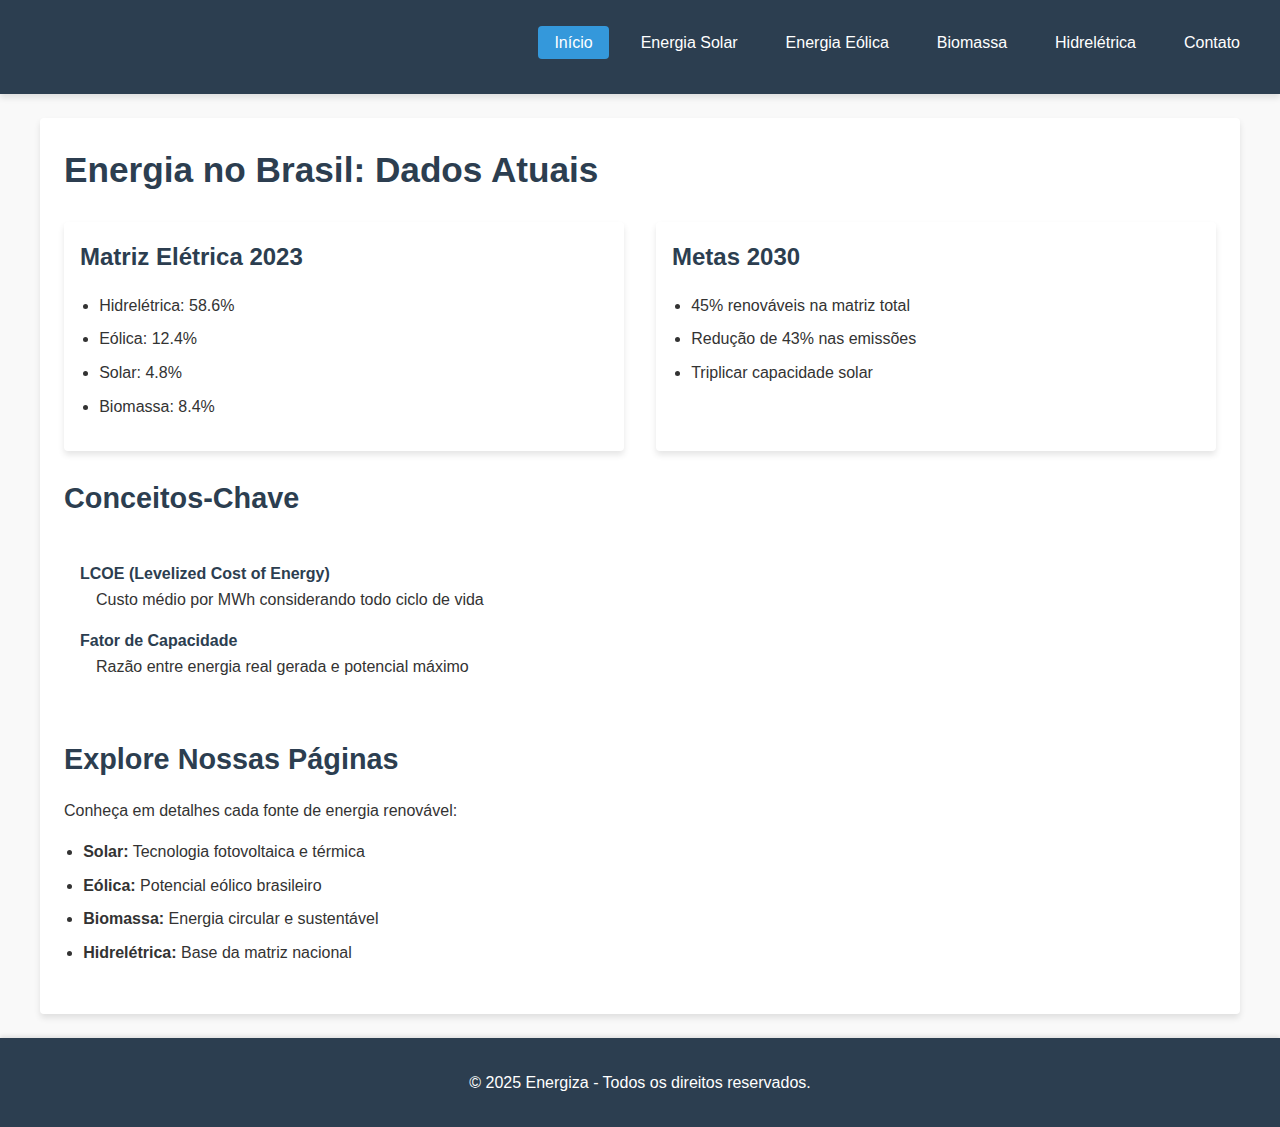
<file: index.html>
<!DOCTYPE html>
<html lang="pt-BR">
<head>
  <meta charset="UTF-8" />
  <meta name="viewport" content="width=device-width, initial-scale=1, minimum-scale=1">
  <title>Início - Energiza</title>
  <link rel="stylesheet" href="style.css" />
</head>
<body>
  <header>
    <h1>Energiza</h1>
    <nav aria-label="Menu principal">
      <ul class="menu">
        <li><a href="index.html" aria-current="page">Início</a></li>
        <li><a href="energia-solar.html">Energia Solar</a></li>
        <li><a href="energia-eolica.html">Energia Eólica</a></li>
        <li><a href="biomassa.html">Biomassa</a></li>
        <li><a href="hidreletrica.html">Hidrelétrica</a></li>
        <li><a href="contato.html">Contato</a></li>
      </ul>
    </nav>
  </header>
  
  <main>
    <article class="conteudo-principal">
      <section id="destaque">
        <h1>Energia no Brasil: Dados Atuais</h1>
        <div class="estatisticas">
          <div class="estatistica">
            <h3>Matriz Elétrica 2023</h3>
            <ul>
              <li>Hidrelétrica: 58.6%</li>
              <li>Eólica: 12.4%</li>
              <li>Solar: 4.8%</li>
              <li>Biomassa: 8.4%</li>
            </ul>
          </div>
          <div class="estatistica">
            <h3>Metas 2030</h3>
            <ul>
              <li>45% renováveis na matriz total</li>
              <li>Redução de 43% nas emissões</li>
              <li>Triplicar capacidade solar</li>
            </ul>
          </div>
        </div>
      </section>
      
      <section id="glossario">
        <h2>Conceitos-Chave</h2>
        <dl>
          <dt>LCOE (Levelized Cost of Energy)</dt>
          <dd>Custo médio por MWh considerando todo ciclo de vida</dd>
          
          <dt>Fator de Capacidade</dt>
          <dd>Razão entre energia real gerada e potencial máximo</dd>
        </dl>
      </section>
      
      <section id="explorar">
        <h2>Explore Nossas Páginas</h2>
        <p>Conheça em detalhes cada fonte de energia renovável:</p>
        <ul>
          <li><strong>Solar:</strong> Tecnologia fotovoltaica e térmica</li>
          <li><strong>Eólica:</strong> Potencial eólico brasileiro</li>
          <li><strong>Biomassa:</strong> Energia circular e sustentável</li>
          <li><strong>Hidrelétrica:</strong> Base da matriz nacional</li>
        </ul>
      </section>
    </article>
  </main>
  
  <footer>
    <p>&copy; 2025 Energiza - Todos os direitos reservados.</p>
  </footer>
</body>
</html>
</file>
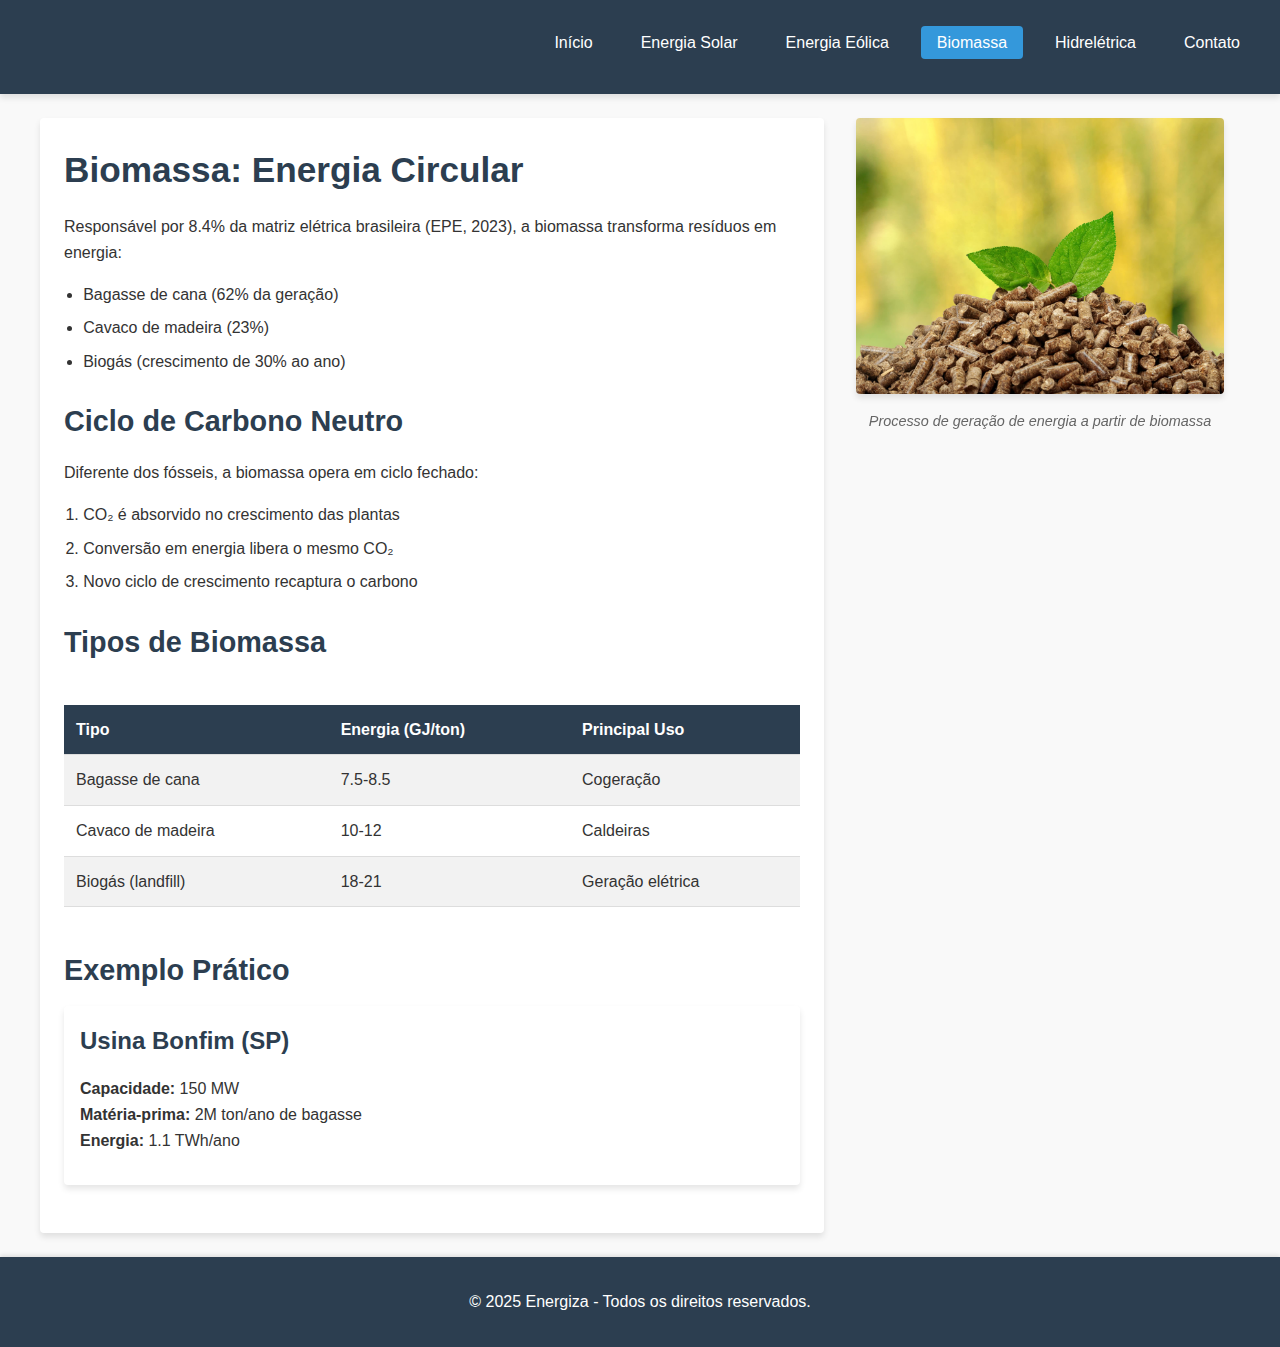
<file: biomassa.html>
<!DOCTYPE html>
<html lang="pt-BR">
<head>
  <meta charset="UTF-8" />
  <meta name="viewport" content="width=device-width, initial-scale=1, minimum-scale=1">
  <title>Energia de Biomassa - Energiza</title>
  <link rel="stylesheet" href="style.css" />
</head>
<body>
  <header>
    <h1>Energiza</h1>
    <nav aria-label="Menu principal">
      <ul class="menu">
        <li><a href="index.html">Início</a></li>
        <li><a href="energia-solar.html">Energia Solar</a></li>
        <li><a href="energia-eolica.html">Energia Eólica</a></li>
        <li><a href="biomassa.html" aria-current="page">Biomassa</a></li>
        <li><a href="hidreletrica.html">Hidrelétrica</a></li>
        <li><a href="contato.html">Contato</a></li>
      </ul>
    </nav>
  </header>
  
  <main>
    <article class="conteudo-principal">
      <section id="introducao">
        <h1>Biomassa: Energia Circular</h1>
        <p>Responsável por 8.4% da matriz elétrica brasileira (EPE, 2023), a biomassa transforma resíduos em energia:</p>
        <ul>
          <li>Bagasse de cana (62% da geração)</li>
          <li>Cavaco de madeira (23%)</li>
          <li>Biogás (crescimento de 30% ao ano)</li>
        </ul>
      </section>
      
      <section id="ciclo">
        <h2>Ciclo de Carbono Neutro</h2>
        <p>Diferente dos fósseis, a biomassa opera em ciclo fechado:</p>
        <ol>
          <li>CO₂ é absorvido no crescimento das plantas</li>
          <li>Conversão em energia libera o mesmo CO₂</li>
          <li>Novo ciclo de crescimento recaptura o carbono</li>
        </ol>
      </section>
      
      <section id="tipos">
        <h2>Tipos de Biomassa</h2>
        <div class="tabela">
          <table>
            <tr>
              <th>Tipo</th>
              <th>Energia (GJ/ton)</th>
              <th>Principal Uso</th>
            </tr>
            <tr>
              <td>Bagasse de cana</td>
              <td>7.5-8.5</td>
              <td>Cogeração</td>
            </tr>
            <tr>
              <td>Cavaco de madeira</td>
              <td>10-12</td>
              <td>Caldeiras</td>
            </tr>
            <tr>
              <td>Biogás (landfill)</td>
              <td>18-21</td>
              <td>Geração elétrica</td>
            </tr>
          </table>
        </div>
      </section>
      
      <section id="casos">
        <h2>Exemplo Prático</h2>
        <div class="estatistica">
          <h3>Usina Bonfim (SP)</h3>
          <p><strong>Capacidade:</strong> 150 MW<br>
          <strong>Matéria-prima:</strong> 2M ton/ano de bagasse<br>
          <strong>Energia:</strong> 1.1 TWh/ano</p>
        </div>
      </section>
    </article>
    
    <aside class="imagem-destaque">
      <figure>
        <img src="/img/biomassa.jpg" alt="Biomassa">
        <figcaption>Processo de geração de energia a partir de biomassa</figcaption>
      </figure>
    </aside>
  </main>
  
  <footer>
    <p>&copy; 2025 Energiza - Todos os direitos reservados.</p>
  </footer>
</body>
</html>
</file>
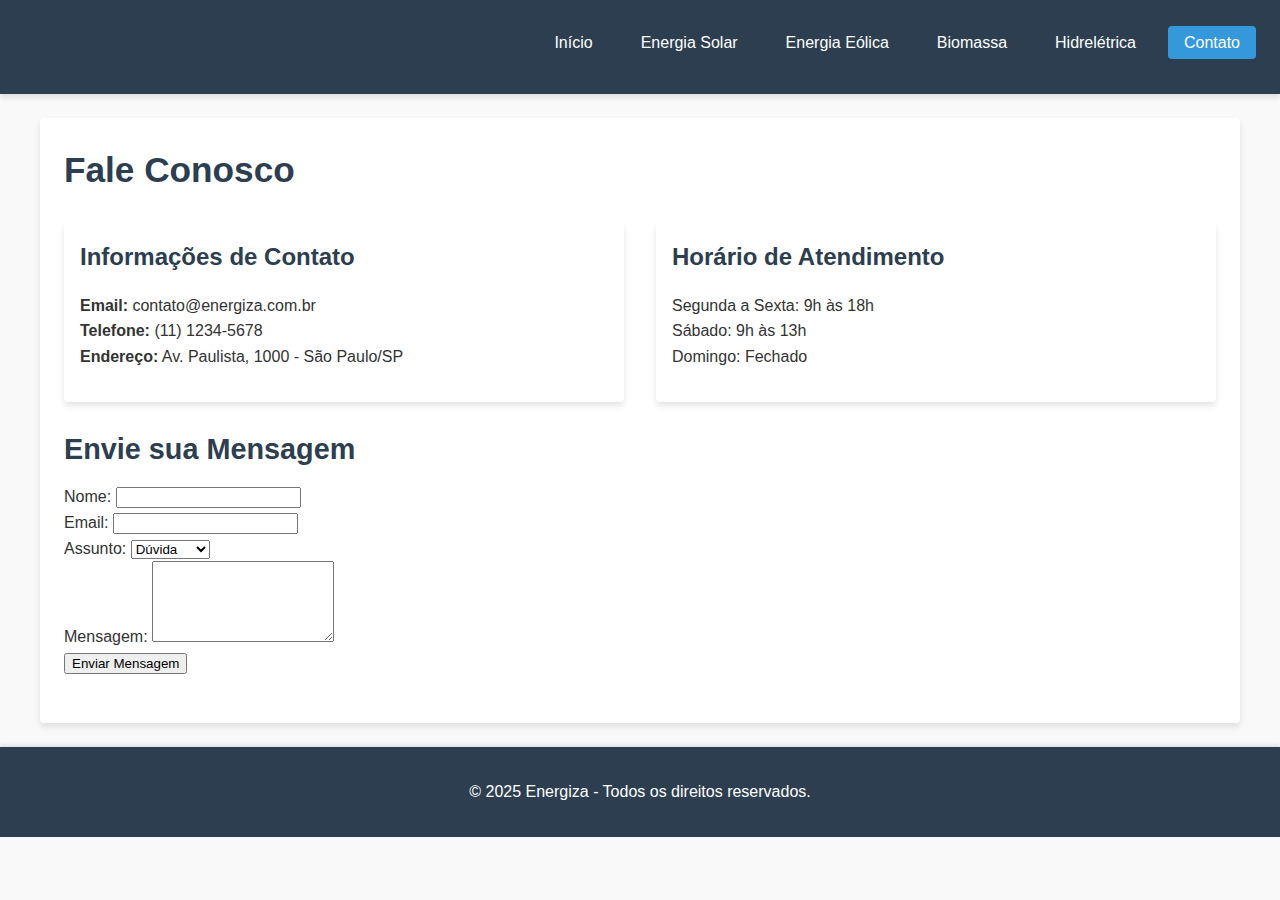
<file: contato.html>
<!DOCTYPE html>
<html lang="pt-BR">
<head>
  <meta charset="UTF-8" />
  <meta name="viewport" content="width=device-width, initial-scale=1, minimum-scale=1">
  <title>Contato - Energiza</title>
  <link rel="stylesheet" href="style.css" />
</head>
<body>
  <header>
    <h1>Energiza</h1>
    <nav aria-label="Menu principal">
      <ul class="menu">
        <li><a href="index.html">Início</a></li>
        <li><a href="energia-solar.html">Energia Solar</a></li>
        <li><a href="energia-eolica.html">Energia Eólica</a></li>
        <li><a href="biomassa.html">Biomassa</a></li>
        <li><a href="hidreletrica.html">Hidrelétrica</a></li>
        <li><a href="contato.html" aria-current="page">Contato</a></li>
      </ul>
    </nav>
  </header>
  
  <main>
    <article class="conteudo-principal">
      <section id="contato">
        <h1>Fale Conosco</h1>
        <div class="estatisticas">
          <div class="estatistica">
            <h3>Informações de Contato</h3>
            <p><strong>Email:</strong> contato@energiza.com.br<br>
            <strong>Telefone:</strong> (11) 1234-5678<br>
            <strong>Endereço:</strong> Av. Paulista, 1000 - São Paulo/SP</p>
          </div>
          <div class="estatistica">
            <h3>Horário de Atendimento</h3>
            <p>Segunda a Sexta: 9h às 18h<br>
            Sábado: 9h às 13h<br>
            Domingo: Fechado</p>
          </div>
        </div>
      </section>
      
      <section id="formulario">
        <h2>Envie sua Mensagem</h2>
        <form>
          <div class="campo">
            <label for="nome">Nome:</label>
            <input type="text" id="nome" name="nome" required>
          </div>
          <div class="campo">
            <label for="email">Email:</label>
            <input type="email" id="email" name="email" required>
          </div>
          <div class="campo">
            <label for="assunto">Assunto:</label>
            <select id="assunto" name="assunto">
              <option value="duvida">Dúvida</option>
              <option value="sugestao">Sugestão</option>
              <option value="parceria">Parceria</option>
            </select>
          </div>
          <div class="campo">
            <label for="mensagem">Mensagem:</label>
            <textarea id="mensagem" name="mensagem" rows="5" required></textarea>
          </div>
          <button type="submit">Enviar Mensagem</button>
        </form>
      </section>
    </article>
  </main>
  
  <footer>
    <p>&copy; 2025 Energiza - Todos os direitos reservados.</p>
  </footer>
</body>
</html>
</file>
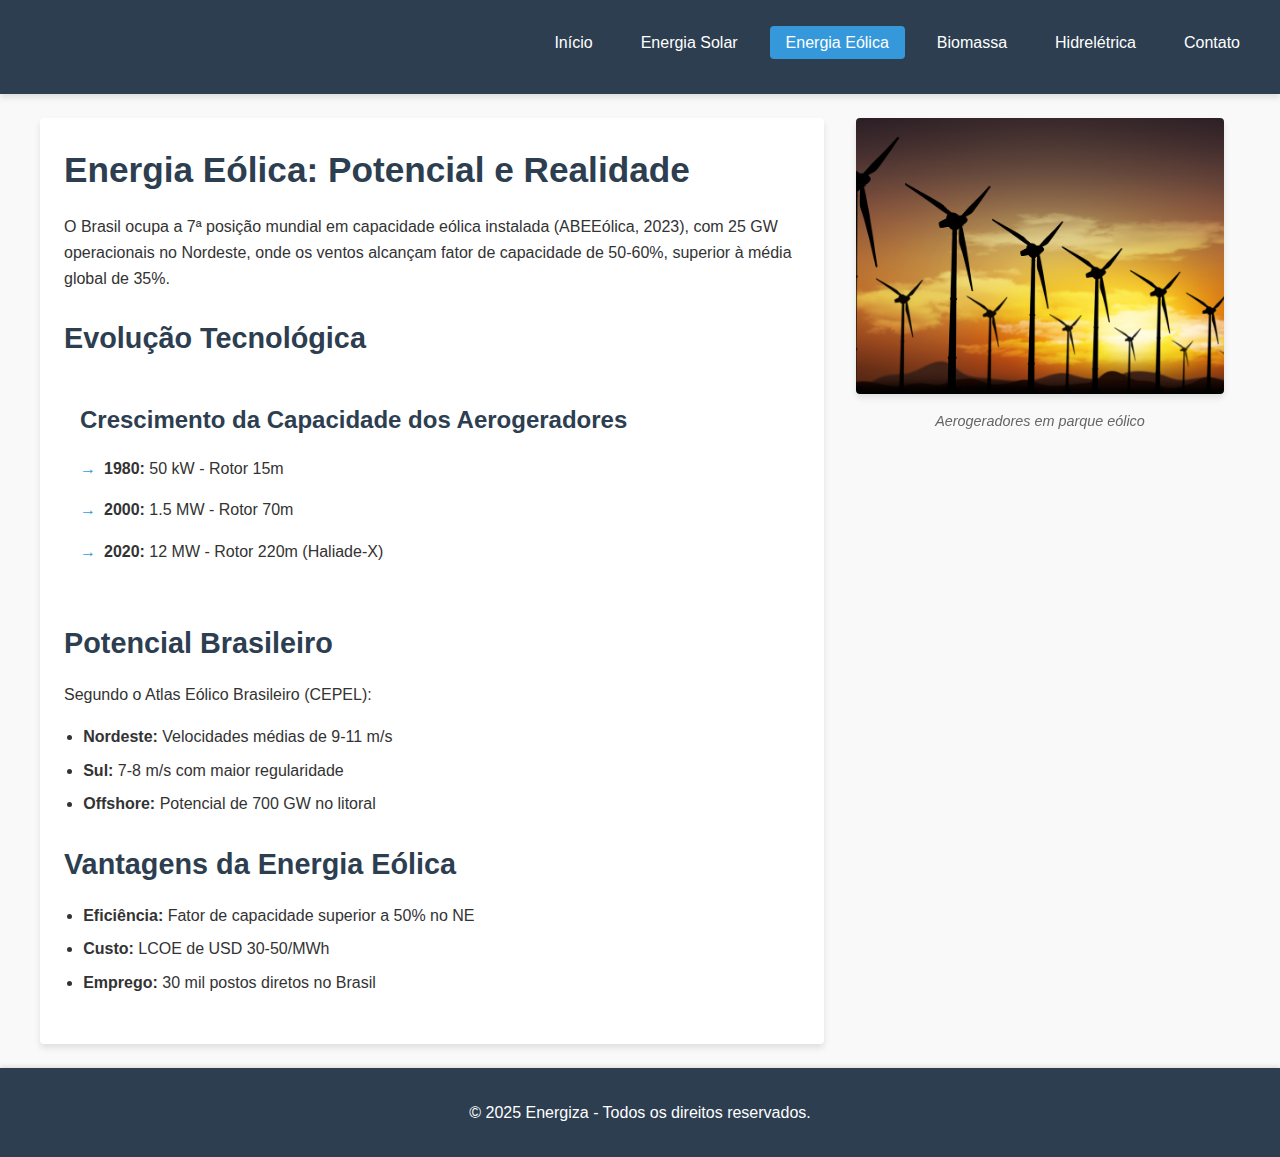
<file: energia-eolica.html>
<!DOCTYPE html>
<html lang="pt-BR">
<head>
  <meta charset="UTF-8" />
  <meta name="viewport" content="width=device-width, initial-scale=1, minimum-scale=1">
  <title>Energia Eólica - Energiza</title>
  <link rel="stylesheet" href="style.css" />
</head>
<body>
  <header>
    <h1>Energiza</h1>
    <nav aria-label="Menu principal">
      <ul class="menu">
        <li><a href="index.html">Início</a></li>
        <li><a href="energia-solar.html">Energia Solar</a></li>
        <li><a href="energia-eolica.html" aria-current="page">Energia Eólica</a></li>
        <li><a href="biomassa.html">Biomassa</a></li>
        <li><a href="hidreletrica.html">Hidrelétrica</a></li>
        <li><a href="contato.html">Contato</a></li>
      </ul>
    </nav>
  </header>
  
  <main>
    <article class="conteudo-principal">
      <section id="introducao">
        <h1>Energia Eólica: Potencial e Realidade</h1>
        <p>O Brasil ocupa a 7ª posição mundial em capacidade eólica instalada (ABEEólica, 2023), com 25 GW operacionais no Nordeste, onde os ventos alcançam fator de capacidade de 50-60%, superior à média global de 35%.</p>
      </section>
      
      <section id="tecnologia">
        <h2>Evolução Tecnológica</h2>
        <div class="grafico">
          <h3>Crescimento da Capacidade dos Aerogeradores</h3>
          <ul class="evolucao">
            <li><strong>1980:</strong> 50 kW - Rotor 15m</li>
            <li><strong>2000:</strong> 1.5 MW - Rotor 70m</li>
            <li><strong>2020:</strong> 12 MW - Rotor 220m (Haliade-X)</li>
          </ul>
        </div>
      </section>
      
      <section id="mapa">
        <h2>Potencial Brasileiro</h2>
        <p>Segundo o Atlas Eólico Brasileiro (CEPEL):</p>
        <ul>
          <li><strong>Nordeste:</strong> Velocidades médias de 9-11 m/s</li>
          <li><strong>Sul:</strong> 7-8 m/s com maior regularidade</li>
          <li><strong>Offshore:</strong> Potencial de 700 GW no litoral</li>
        </ul>
      </section>
      
      <section id="vantagens">
        <h2>Vantagens da Energia Eólica</h2>
        <ul>
          <li><strong>Eficiência:</strong> Fator de capacidade superior a 50% no NE</li>
          <li><strong>Custo:</strong> LCOE de USD 30-50/MWh</li>
          <li><strong>Emprego:</strong> 30 mil postos diretos no Brasil</li>
        </ul>
      </section>
    </article>
    
    <aside class="imagem-destaque">
      <figure>
        <img src="/img/energia_eolica.jpg" alt="Aerogeradores">
        <figcaption>Aerogeradores em parque eólico</figcaption>
      </figure>
    </aside>
  </main>
  
  <footer>
    <p>&copy; 2025 Energiza - Todos os direitos reservados.</p>
  </footer>
</body>
</html>
</file>
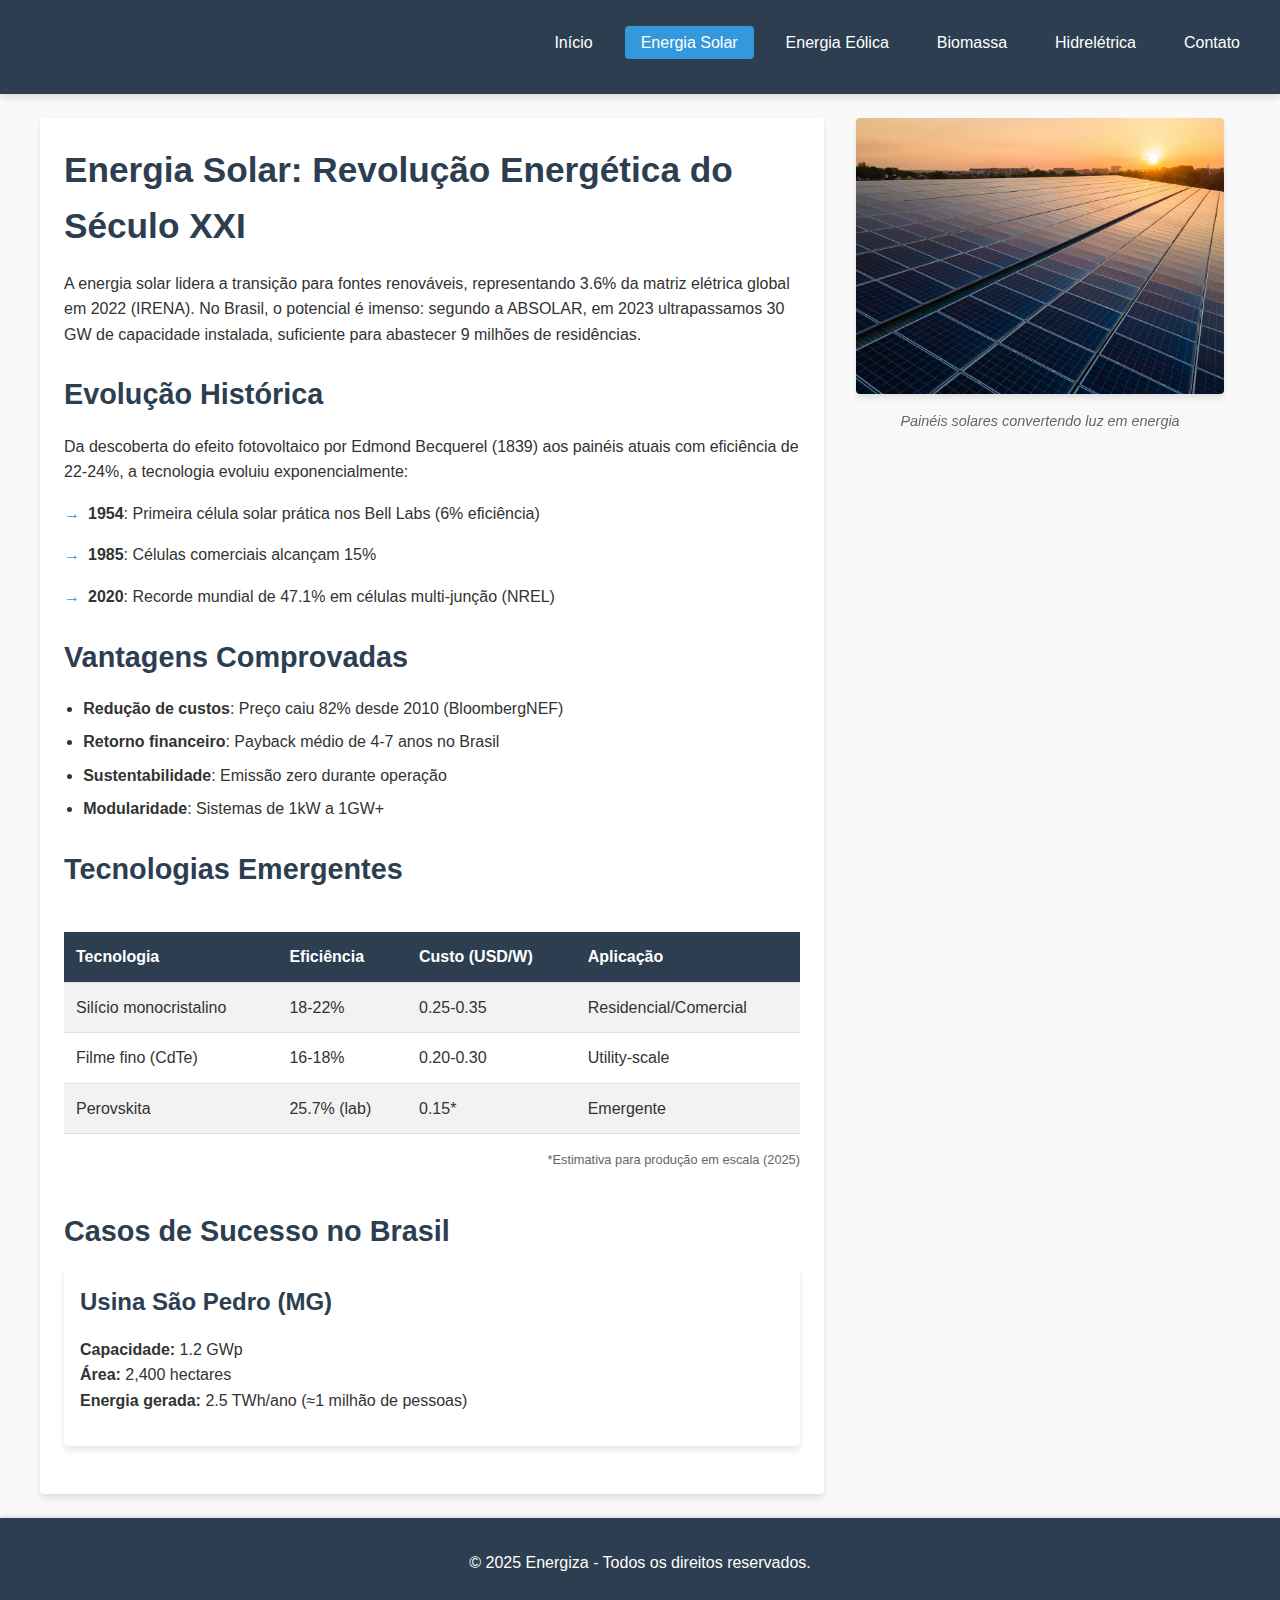
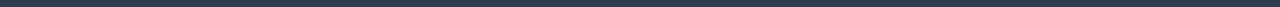
<file: energia-solar.html>
<!DOCTYPE html>
<html lang="pt-BR">
<head>
  <meta charset="UTF-8" />
  <meta name="viewport" content="width=device-width, initial-scale=1, minimum-scale=1">
  <title>Energia Solar - Energiza</title>
  <link rel="stylesheet" href="style.css" />
</head>
<body>
  <header>
    <h1>Energiza</h1>
    <nav aria-label="Menu principal">
      <ul class="menu">
        <li><a href="index.html">Início</a></li>
        <li><a href="energia-solar.html" aria-current="page">Energia Solar</a></li>
        <li><a href="energia-eolica.html">Energia Eólica</a></li>
        <li><a href="biomassa.html">Biomassa</a></li>
        <li><a href="hidreletrica.html">Hidrelétrica</a></li>
        <li><a href="contato.html">Contato</a></li>
      </ul>
    </nav>
  </header>
  
  <main>
    <article class="conteudo-principal">
      <section id="introducao">
        <h1>Energia Solar: Revolução Energética do Século XXI</h1>
        <p>A energia solar lidera a transição para fontes renováveis, representando 3.6% da matriz elétrica global em 2022 (IRENA). No Brasil, o potencial é imenso: segundo a ABSOLAR, em 2023 ultrapassamos 30 GW de capacidade instalada, suficiente para abastecer 9 milhões de residências.</p>
      </section>
      
      <section id="historia">
        <h2>Evolução Histórica</h2>
        <p>Da descoberta do efeito fotovoltaico por Edmond Becquerel (1839) aos painéis atuais com eficiência de 22-24%, a tecnologia evoluiu exponencialmente:</p>
        <ul class="evolucao">
          <li><strong>1954</strong>: Primeira célula solar prática nos Bell Labs (6% eficiência)</li>
          <li><strong>1985</strong>: Células comerciais alcançam 15%</li>
          <li><strong>2020</strong>: Recorde mundial de 47.1% em células multi-junção (NREL)</li>
        </ul>
      </section>
      
      <section id="vantagens">
        <h2>Vantagens Comprovadas</h2>
        <ul>
          <li><strong>Redução de custos</strong>: Preço caiu 82% desde 2010 (BloombergNEF)</li>
          <li><strong>Retorno financeiro</strong>: Payback médio de 4-7 anos no Brasil</li>
          <li><strong>Sustentabilidade</strong>: Emissão zero durante operação</li>
          <li><strong>Modularidade</strong>: Sistemas de 1kW a 1GW+</li>
        </ul>
      </section>
      
      <section id="tecnologia">
        <h2>Tecnologias Emergentes</h2>
        <div class="tabela">
          <table>
            <tr>
              <th>Tecnologia</th>
              <th>Eficiência</th>
              <th>Custo (USD/W)</th>
              <th>Aplicação</th>
            </tr>
            <tr>
              <td>Silício monocristalino</td>
              <td>18-22%</td>
              <td>0.25-0.35</td>
              <td>Residencial/Comercial</td>
            </tr>
            <tr>
              <td>Filme fino (CdTe)</td>
              <td>16-18%</td>
              <td>0.20-0.30</td>
              <td>Utility-scale</td>
            </tr>
            <tr>
              <td>Perovskita</td>
              <td>25.7% (lab)</td>
              <td>0.15*</td>
              <td>Emergente</td>
            </tr>
          </table>
          <p class="fonte">*Estimativa para produção em escala (2025)</p>
        </div>
      </section>
      
      <section id="casos">
        <h2>Casos de Sucesso no Brasil</h2>
        <div class="estatistica">
          <h3>Usina São Pedro (MG)</h3>
          <p><strong>Capacidade:</strong> 1.2 GWp<br>
          <strong>Área:</strong> 2,400 hectares<br>
          <strong>Energia gerada:</strong> 2.5 TWh/ano (≈1 milhão de pessoas)</p>
        </div>
      </section>
    </article>
    
    <aside class="imagem-destaque">
      <figure>
        <img src="/img/energia_solar.jpg" alt="Painéis Solares">
        <figcaption>Painéis solares convertendo luz em energia</figcaption>
      </figure>
    </aside>
  </main>
  
  <footer>
    <p>&copy; 2025 Energiza - Todos os direitos reservados.</p>
  </footer>
</body>
</html>
</file>
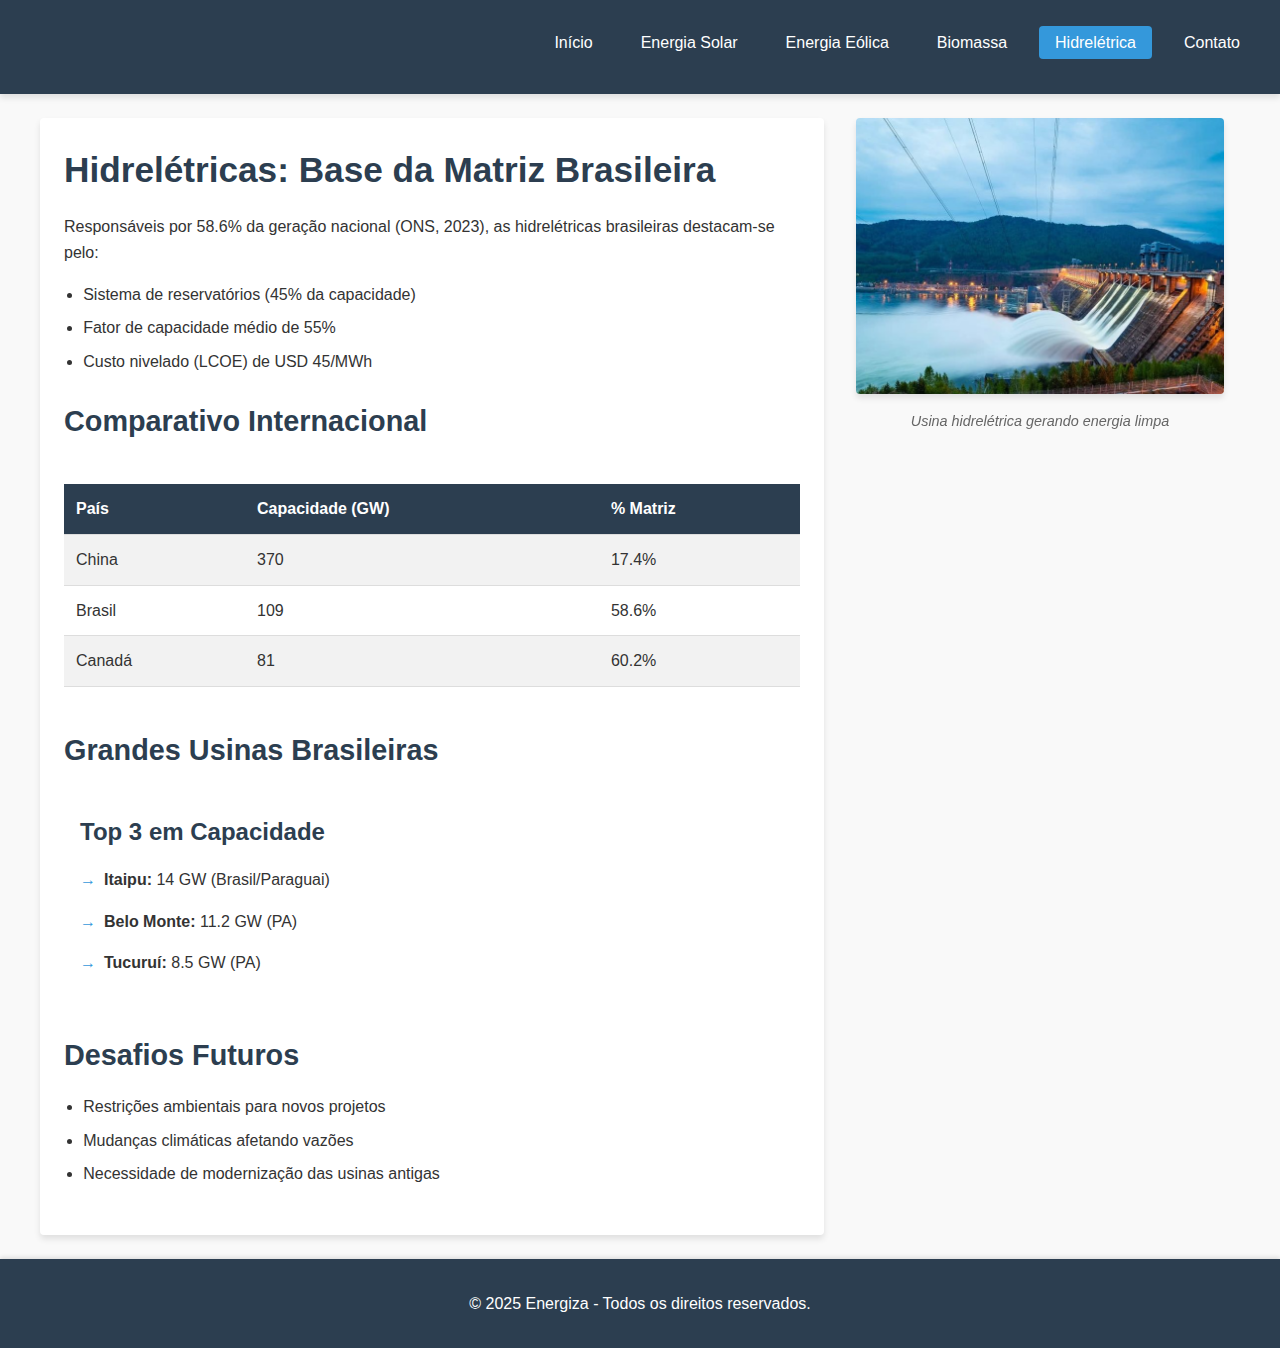
<file: hidreletrica.html>
<!DOCTYPE html>
<html lang="pt-BR">
<head>
  <meta charset="UTF-8" />
  <meta name="viewport" content="width=device-width, initial-scale=1, minimum-scale=1">
  <title>Energia Hidrelétrica - Energiza</title>
  <link rel="stylesheet" href="style.css" />
</head>
<body>
  <header>
    <h1>Energiza</h1>
    <nav aria-label="Menu principal">
      <ul class="menu">
        <li><a href="index.html">Início</a></li>
        <li><a href="energia-solar.html">Energia Solar</a></li>
        <li><a href="energia-eolica.html">Energia Eólica</a></li>
        <li><a href="biomassa.html">Biomassa</a></li>
        <li><a href="hidreletrica.html" aria-current="page">Hidrelétrica</a></li>
        <li><a href="contato.html">Contato</a></li>
      </ul>
    </nav>
  </header>
  
  <main>
    <article class="conteudo-principal">
      <section id="introducao">
        <h1>Hidrelétricas: Base da Matriz Brasileira</h1>
        <p>Responsáveis por 58.6% da geração nacional (ONS, 2023), as hidrelétricas brasileiras destacam-se pelo:</p>
        <ul>
          <li>Sistema de reservatórios (45% da capacidade)</li>
          <li>Fator de capacidade médio de 55%</li>
          <li>Custo nivelado (LCOE) de USD 45/MWh</li>
        </ul>
      </section>
      
      <section id="comparativo">
        <h2>Comparativo Internacional</h2>
        <div class="tabela">
          <table>
            <tr>
              <th>País</th>
              <th>Capacidade (GW)</th>
              <th>% Matriz</th>
            </tr>
            <tr>
              <td>China</td>
              <td>370</td>
              <td>17.4%</td>
            </tr>
            <tr>
              <td>Brasil</td>
              <td>109</td>
              <td>58.6%</td>
            </tr>
            <tr>
              <td>Canadá</td>
              <td>81</td>
              <td>60.2%</td>
            </tr>
          </table>
        </div>
      </section>
      
      <section id="grandes">
        <h2>Grandes Usinas Brasileiras</h2>
        <div class="grafico">
          <h3>Top 3 em Capacidade</h3>
          <ul class="evolucao">
            <li><strong>Itaipu:</strong> 14 GW (Brasil/Paraguai)</li>
            <li><strong>Belo Monte:</strong> 11.2 GW (PA)</li>
            <li><strong>Tucuruí:</strong> 8.5 GW (PA)</li>
          </ul>
        </div>
      </section>
      
      <section id="futuro">
        <h2>Desafios Futuros</h2>
        <ul>
          <li>Restrições ambientais para novos projetos</li>
          <li>Mudanças climáticas afetando vazões</li>
          <li>Necessidade de modernização das usinas antigas</li>
        </ul>
      </section>
    </article>
    
    <aside class="imagem-destaque">
      <figure>
        <img src="/img/hidreletrica.jpg" alt="Usina Hidrelétrica">
        <figcaption>Usina hidrelétrica gerando energia limpa</figcaption>
      </figure>
    </aside>
  </main>
  
  <footer>
    <p>&copy; 2025 Energiza - Todos os direitos reservados.</p>
  </footer>
</body>
</html>
</file>
<file: style.css>
:root {
  --cor-primaria: #2c3e50;
  --cor-secundaria: #3498db;
  --cor-texto: #333;
  --cor-fundo: #f9f9f9;
  --fonte-principal: 'Segoe UI', Arial, sans-serif;
  --espacamento-padrao: 1.5rem;
  --borda-arredondada: 4px;
  --sombra-box: 0 4px 6px rgba(0, 0, 0, 0.1);
  --transicao: all 0.3s ease;
}

/* Estilos base */
body {
  font-family: var(--fonte-principal);
  color: var(--cor-texto);
  background-color: var(--cor-fundo);
  margin: 0;
  padding: 0;
  line-height: 1.6;
}

header {
  background-color: var(--cor-primaria);
  color: white;
  padding: 1rem;
  display: flex;
  flex-direction: column;
  align-items: center;
  box-shadow: var(--sombra-box);
}

header h1 {
  margin: 0;
  font-size: 1.8rem;
  margin-bottom: 1rem;
}

nav ul {
  display: flex;
  flex-wrap: wrap;
  justify-content: center;
  gap: 0.5rem;
  list-style: none;
  margin: 0;
  padding: 0;
}

nav a {
  color: white;
  text-decoration: none;
  padding: 0.5rem;
  border-radius: var(--borda-arredondada);
  transition: var(--transicao);
  font-size: 0.9rem;
}

nav a:hover, nav a[aria-current="page"] {
  background-color: var(--cor-secundaria);
  transform: translateY(-2px);
}

main {
  display: flex;
  flex-direction: column;
  max-width: 1200px;
  margin: var(--espacamento-padrao) auto;
  padding: 0 1rem;
  gap: var(--espacamento-padrao);
}

.conteudo-principal {
  width: 100%;
}

article {
  background-color: white;
  padding: 1rem;
  border-radius: var(--borda-arredondada);
  box-shadow: var(--sombra-box);
}

section {
  margin-bottom: var(--espacamento-padrao);
}

/* Estilos para imagens */
.imagem-destaque {
  width: 100%;
  display: flex;
  justify-content: center;
  align-items: center;
  margin-bottom: 1.5rem;
}

.imagem-destaque figure {
  margin: 0;
  width: 100%;
  max-width: 600px;
  transition: var(--transicao);
}

.imagem-destaque img {
  width: 100%;
  height: auto;
  border-radius: var(--borda-arredondada);
  box-shadow: var(--sombra-box);
  object-fit: cover;
  aspect-ratio: 16/9;
}

.imagem-destaque figcaption {
  font-size: 0.9rem;
  text-align: center;
  margin-top: 0.5rem;
  color: #666;
  font-style: italic;
}

footer {
  background-color: var(--cor-primaria);
  color: white;
  text-align: center;
  padding: 1rem;
  margin-top: var(--espacamento-padrao);
  box-shadow: 0 -2px 4px rgba(0,0,0,0.1);
}

h1, h2, h3 {
  color: var(--cor-primaria);
  margin-top: 0;
}

h1 { font-size: 1.8rem; margin-bottom: 1rem; }
h2 { font-size: 1.5rem; margin-bottom: 0.8rem; }
h3 { font-size: 1.2rem; margin-bottom: 0.6rem; }

ul, ol {
  padding-left: 1.2rem;
}

li {
  margin-bottom: 0.5rem;
}

/* Estilos para novos elementos de conteúdo */
.tabela {
  overflow-x: auto;
  margin: 1.5rem 0;
}

table {
  width: 100%;
  border-collapse: collapse;
  margin: 1rem 0;
}

th, td {
  padding: 0.75rem;
  text-align: left;
  border-bottom: 1px solid #ddd;
}

th {
  background-color: var(--cor-primaria);
  color: white;
}

tr:nth-child(even) {
  background-color: #f2f2f2;
}

.fonte {
  font-size: 0.8rem;
  text-align: right;
  color: #666;
  margin-top: 0.5rem;
}

.estatisticas {
  display: flex;
  flex-wrap: wrap;
  gap: 2rem;
  margin: 1.5rem 0;
}

.estatistica {
  flex: 1;
  min-width: 250px;
  background: white;
  padding: 1rem;
  border-radius: var(--borda-arredondada);
  box-shadow: var(--sombra-box);
}

.grafico {
  background: white;
  padding: 1rem;
  border-radius: var(--borda-arredondada);
  margin: 1.5rem 0;
}

.evolucao {
  position: relative;
  padding-left: 0;
}

.evolucao li {
  position: relative;
  padding-left: 1.5rem;
  margin-bottom: 1rem;
  list-style: none;
}

.evolucao li::before {
  content: "→";
  position: absolute;
  left: 0;
  color: var(--cor-secundaria);
}

dl {
  background: white;
  padding: 1rem;
  border-radius: var(--borda-arredondada);
}

dt {
  font-weight: bold;
  color: var(--cor-primaria);
  margin-top: 0.5rem;
}

dd {
  margin-left: 1rem;
  margin-bottom: 1rem;
}

/* Media Queries para tablets */
@media (min-width: 768px) {
  header {
    flex-direction: row;
    justify-content: space-between;
    padding: var(--espacamento-padrao);
  }
  
  header h1 {
    margin-bottom: 0;
  }
  
  nav ul {
    gap: 1rem;
  }
  
  nav a {
    padding: 0.5rem 1rem;
    font-size: 1rem;
  }
  
  main {
    flex-direction: row;
    align-items: flex-start;
    gap: 2rem;
  }
  
  .conteudo-principal {
    flex: 2;
  }
  
  .imagem-destaque {
    flex: 1;
    position: sticky;
    top: 1rem;
    margin-bottom: 0;
  }
  
  .imagem-destaque figure {
    max-width: 100%;
  }
  
  h1 { font-size: 2rem; }
  h2 { font-size: 1.7rem; }
  h3 { font-size: 1.4rem; }
}

/* Media Queries para desktops */
@media (min-width: 992px) {
  h1 { font-size: 2.2rem; }
  h2 { font-size: 1.8rem; }
  h3 { font-size: 1.5rem; }
  
  article {
    padding: var(--espacamento-padrao);
  }
  
  .imagem-destaque img {
    aspect-ratio: 4/3;
  }
}

/* Ajustes para telas muito grandes */
@media (min-width: 1200px) {
  main {
    padding: 0;
  }
  
  .imagem-destaque {
    padding-right: 1rem;
  }
}

@media (max-width: 768px) {
  .estatisticas {
    flex-direction: column;
  }
}
</file>
